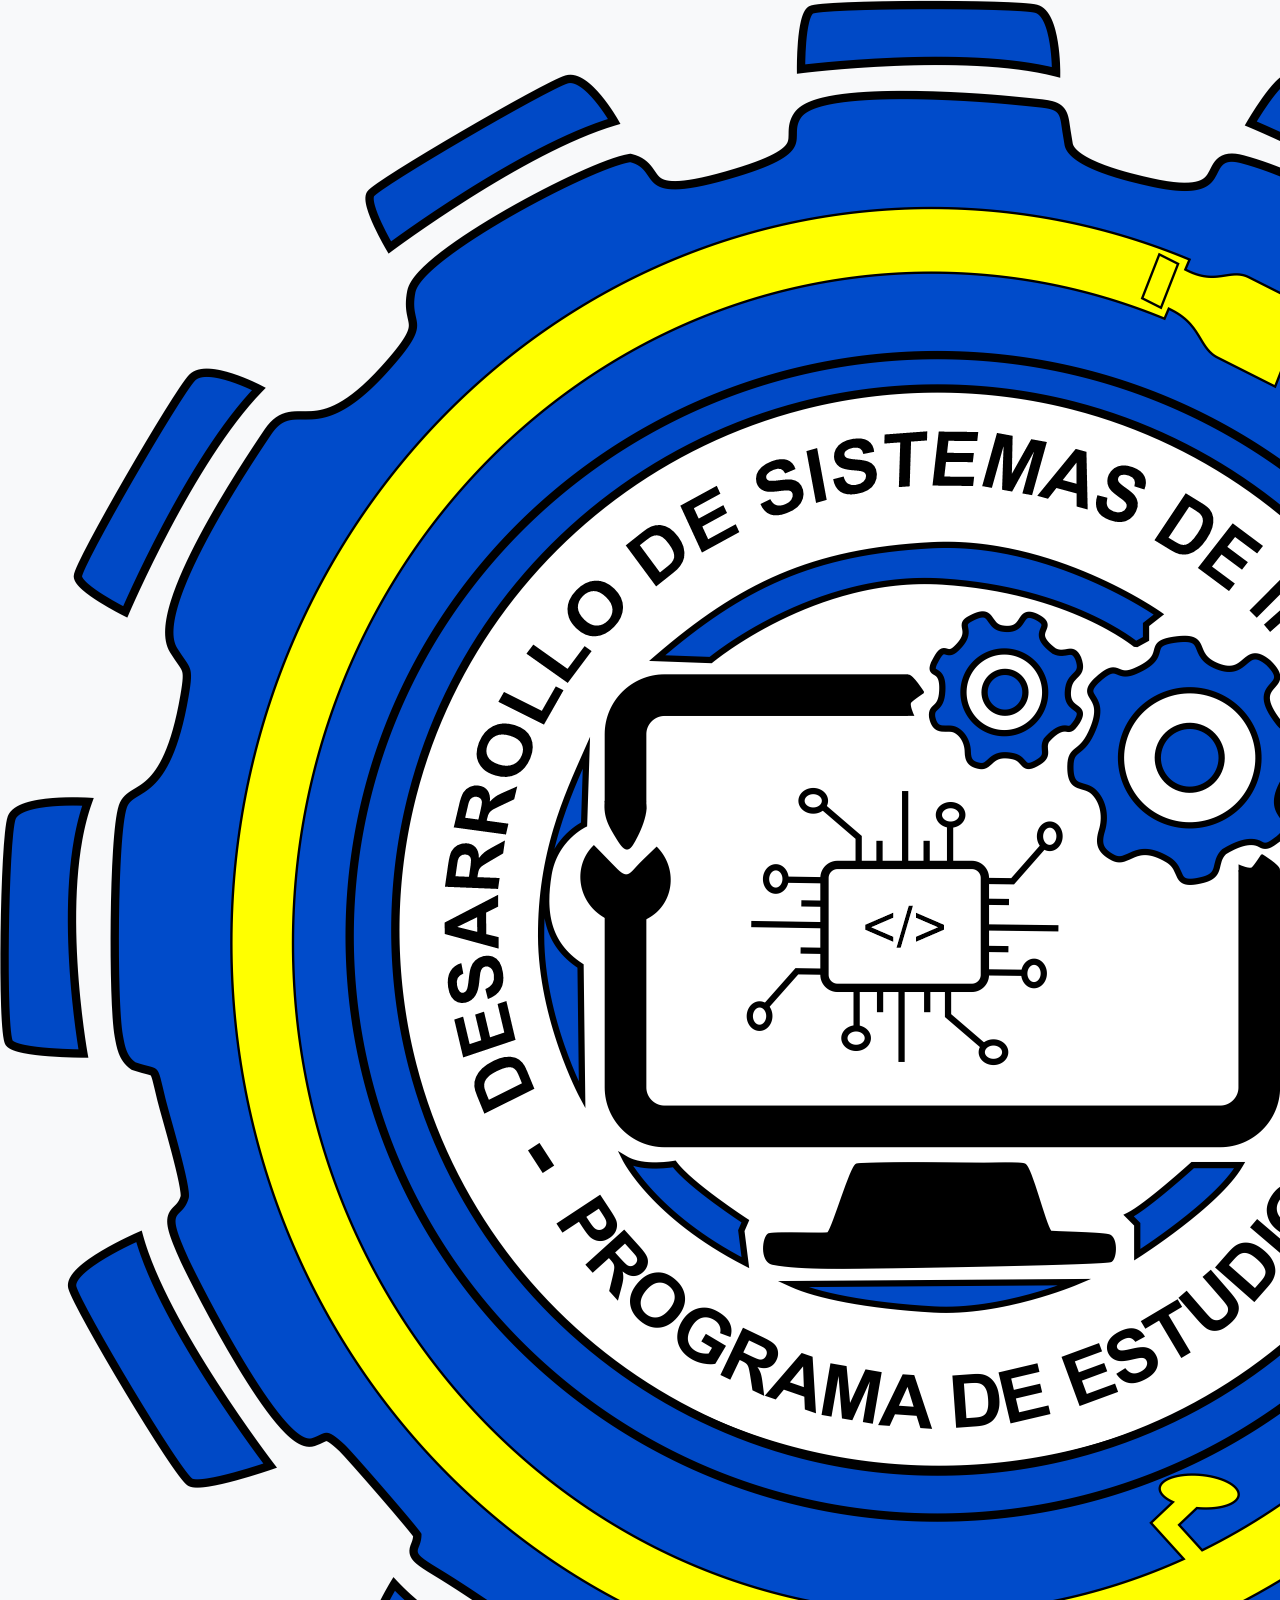
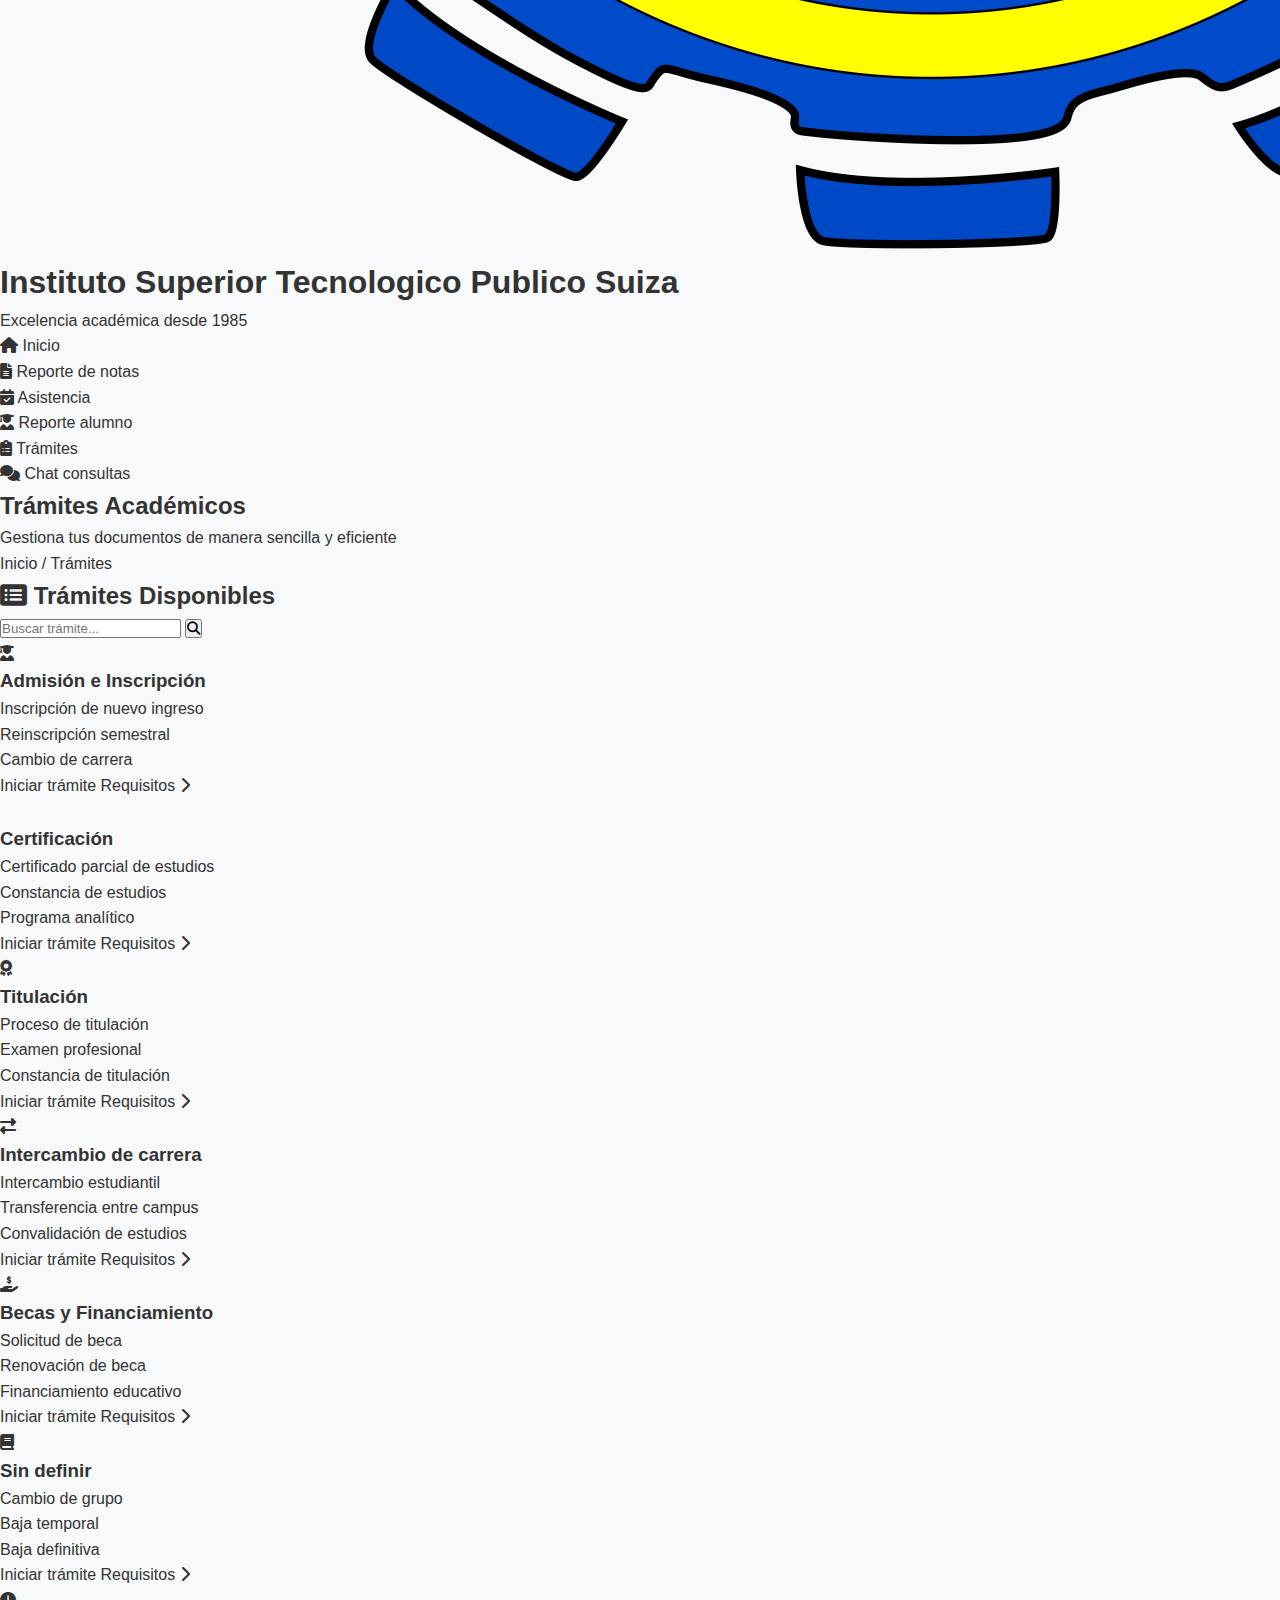
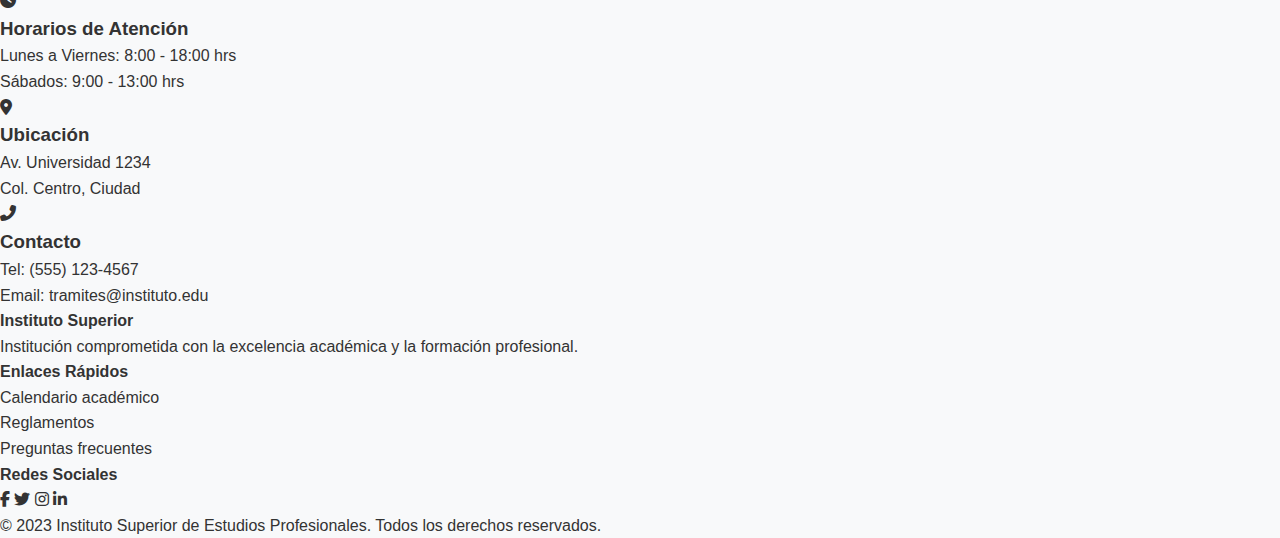
<file: index.html>
<!DOCTYPE html>
<html lang="es">
<head>
    <meta charset="UTF-8">
    <meta name="viewport" content="width=device-width, initial-scale=1.0">
    <title>Trámites Académicos | Instituto Superior</title>
    <link rel="stylesheet" href="https://cdnjs.cloudflare.com/ajax/libs/font-awesome/6.4.0/css/all.min.css">
    <link rel="stylesheet" href="style.css">
</head>
<body>
    <header class="cabecera-principal">
        <div class="contenedor-cabecera">
            <div class="contenedor-logo">
                <img src="./logo-dsi.png" alt="Logo Instituto" class="logo-instituto">
                <div class="info-instituto">
                    <h1>Instituto Superior Tecnologico Publico Suiza</h1>
                    <p>Excelencia académica desde 1985</p>
                </div>
            </div>
            <nav class="navegacion-principal">
                <ul>
                    <li><a href="#"><i class="fas fa-home"></i> Inicio</a></li>
                    <li><a href="#"><i class="fas fa-file-alt"></i> Reporte de notas</a></li>
                    <li><a href="#"><i class="fas fa-calendar-check"></i> Asistencia</a></li>
                    <li><a href="#"><i class="fas fa-user-graduate"></i> Reporte alumno</a></li>
                    <li><a href="#" class="activo"><i class="fas fa-clipboard-list"></i> Trámites</a></li>
                    <li><a href="#"><i class="fas fa-comments"></i> Chat consultas</a></li>
                </ul>
            </nav>
        </div>
    </header>
    <div class="banner-hero">
        <div class="contenido-hero">
            <h2>Trámites Académicos</h2>
            <p>Gestiona tus documentos de manera sencilla y eficiente</p>
        </div>
    </div>

    <main class="contenido-principal">
        <div class="miga-de-pan">
            <a href="#">Inicio</a> / <span>Trámites</span>
        </div>

        <section class="seccion-tramites">
            <div class="encabezado-seccion">
                <h2><i class="fas fa-list-alt"></i> Trámites Disponibles</h2>
                <div class="caja-busqueda">
                    <input type="text" placeholder="Buscar trámite...">
                    <button><i class="fas fa-search"></i></button>
                </div>
            </div>

            <div class="rejilla-tramites">
                <!-- Tarjeta 1 -->
                <article class="tarjeta-tramite">
                    <div class="icono-tarjeta">
                        <i class="fas fa-user-graduate"></i>
                    </div>
                    <h3>Admisión e Inscripción</h3>
                    <ul class="lista-tramite">
                        <li>Inscripción de nuevo ingreso</li>
                        <li>Reinscripción semestral</li>
                        <li>Cambio de carrera</li>
                    </ul>
                    <div class="pie-tarjeta">
                        <a href="./tramite-detalle.html" class="boton boton-principal">Iniciar trámite</a>
                        <a href="#" class="boton-enlace">Requisitos <i class="fas fa-chevron-right"></i></a>
                    </div>
                </article>

                <!-- Tarjeta 2 -->
                <article class="tarjeta-tramite destacado">
                    <div class="icono-tarjeta">
                        <i class="fas fa-file-certificate"></i>
                    </div>
                    <h3>Certificación</h3>
                    <ul class="lista-tramite">
                        <li>Certificado parcial de estudios</li>
                        <li>Constancia de estudios</li>
                        <li>Programa analítico</li>
                    </ul>
                    <div class="pie-tarjeta">
                        <a href="#" class="boton boton-principal">Iniciar trámite</a>
                        <a href="#" class="boton-enlace">Requisitos <i class="fas fa-chevron-right"></i></a>
                    </div>
                </article>

                <!-- Tarjeta 3 -->
                <article class="tarjeta-tramite">
                    <div class="icono-tarjeta">
                        <i class="fas fa-award"></i>
                    </div>
                    <h3>Titulación</h3>
                    <ul class="lista-tramite">
                        <li>Proceso de titulación</li>
                        <li>Examen profesional</li>
                        <li>Constancia de titulación</li>
                    </ul>
                    <div class="pie-tarjeta">
                        <a href="#" class="boton boton-principal">Iniciar trámite</a>
                        <a href="#" class="boton-enlace">Requisitos <i class="fas fa-chevron-right"></i></a>
                    </div>
                </article>

                <!-- Tarjeta 4 -->
                <article class="tarjeta-tramite">
                    <div class="icono-tarjeta">
                        <i class="fas fa-exchange-alt"></i>
                    </div>
                    <h3>Intercambio de carrera</h3>
                    <ul class="lista-tramite">
                        <li>Intercambio estudiantil</li>
                        <li>Transferencia entre campus</li>
                        <li>Convalidación de estudios</li>
                    </ul>
                    <div class="pie-tarjeta">
                        <a href="#" class="boton boton-principal">Iniciar trámite</a>
                        <a href="#" class="boton-enlace">Requisitos <i class="fas fa-chevron-right"></i></a>
                    </div>
                </article>

                <!-- Tarjeta 5 -->
                <article class="tarjeta-tramite">
                    <div class="icono-tarjeta">
                        <i class="fas fa-hand-holding-usd"></i>
                    </div>
                    <h3>Becas y Financiamiento</h3>
                    <ul class="lista-tramite">
                        <li>Solicitud de beca</li>
                        <li>Renovación de beca</li>
                        <li>Financiamiento educativo</li>
                    </ul>
                    <div class="pie-tarjeta">
                        <a href="#" class="boton boton-principal">Iniciar trámite</a>
                        <a href="#" class="boton-enlace">Requisitos <i class="fas fa-chevron-right"></i></a>
                    </div>
                </article>

                <!-- Tarjeta 6 -->
                <article class="tarjeta-tramite">
                    <div class="icono-tarjeta">
                        <i class="fas fa-book"></i>
                    </div>
                    <h3>Sin definir</h3>
                    <ul class="lista-tramite">
                        <li>Cambio de grupo</li>
                        <li>Baja temporal</li>
                        <li>Baja definitiva</li>
                    </ul>
                    <div class="pie-tarjeta">
                        <a href="#" class="boton boton-principal">Iniciar trámite</a>
                        <a href="#" class="boton-enlace">Requisitos <i class="fas fa-chevron-right"></i></a>
                    </div>
                </article>
            </div>
        </section>

        <section class="seccion-informacion">
            <div class="tarjeta-informacion">
                <i class="fas fa-clock"></i>
                <h3>Horarios de Atención</h3>
                <p>Lunes a Viernes: 8:00 - 18:00 hrs<br>
                Sábados: 9:00 - 13:00 hrs</p>
            </div>
            <div class="tarjeta-informacion">
                <i class="fas fa-map-marker-alt"></i>
                <h3>Ubicación</h3>
                <p>Av. Universidad 1234<br>
                Col. Centro, Ciudad</p>
            </div>
            <div class="tarjeta-informacion">
                <i class="fas fa-phone-alt"></i>
                <h3>Contacto</h3>
                <p>Tel: (555) 123-4567<br>
                Email: tramites@instituto.edu</p>
            </div>
        </section>
    </main>

    <footer class="pie-pagina">
        <div class="contenido-pie">
            <div class="seccion-pie">
                <h4>Instituto Superior</h4>
                <p>Institución comprometida con la excelencia académica y la formación profesional.</p>
            </div>
            <div class="seccion-pie">
                <h4>Enlaces Rápidos</h4>
                <ul>
                    <li><a href="#">Calendario académico</a></li>
                    <li><a href="#">Reglamentos</a></li>
                    <li><a href="#">Preguntas frecuentes</a></li>
                </ul>
            </div>
            <div class="seccion-pie">
                <h4>Redes Sociales</h4>
                <div class="iconos-sociales">
                    <a href="#"><i class="fab fa-facebook-f"></i></a>
                    <a href="#"><i class="fab fa-twitter"></i></a>
                    <a href="#"><i class="fab fa-instagram"></i></a>
                    <a href="#"><i class="fab fa-linkedin-in"></i></a>
                </div>
            </div>
        </div>
        <div class="base-pie">
            <p>&copy; 2023 Instituto Superior de Estudios Profesionales. Todos los derechos reservados.</p>
        </div>
    </footer>
</body>
</html>
</file>
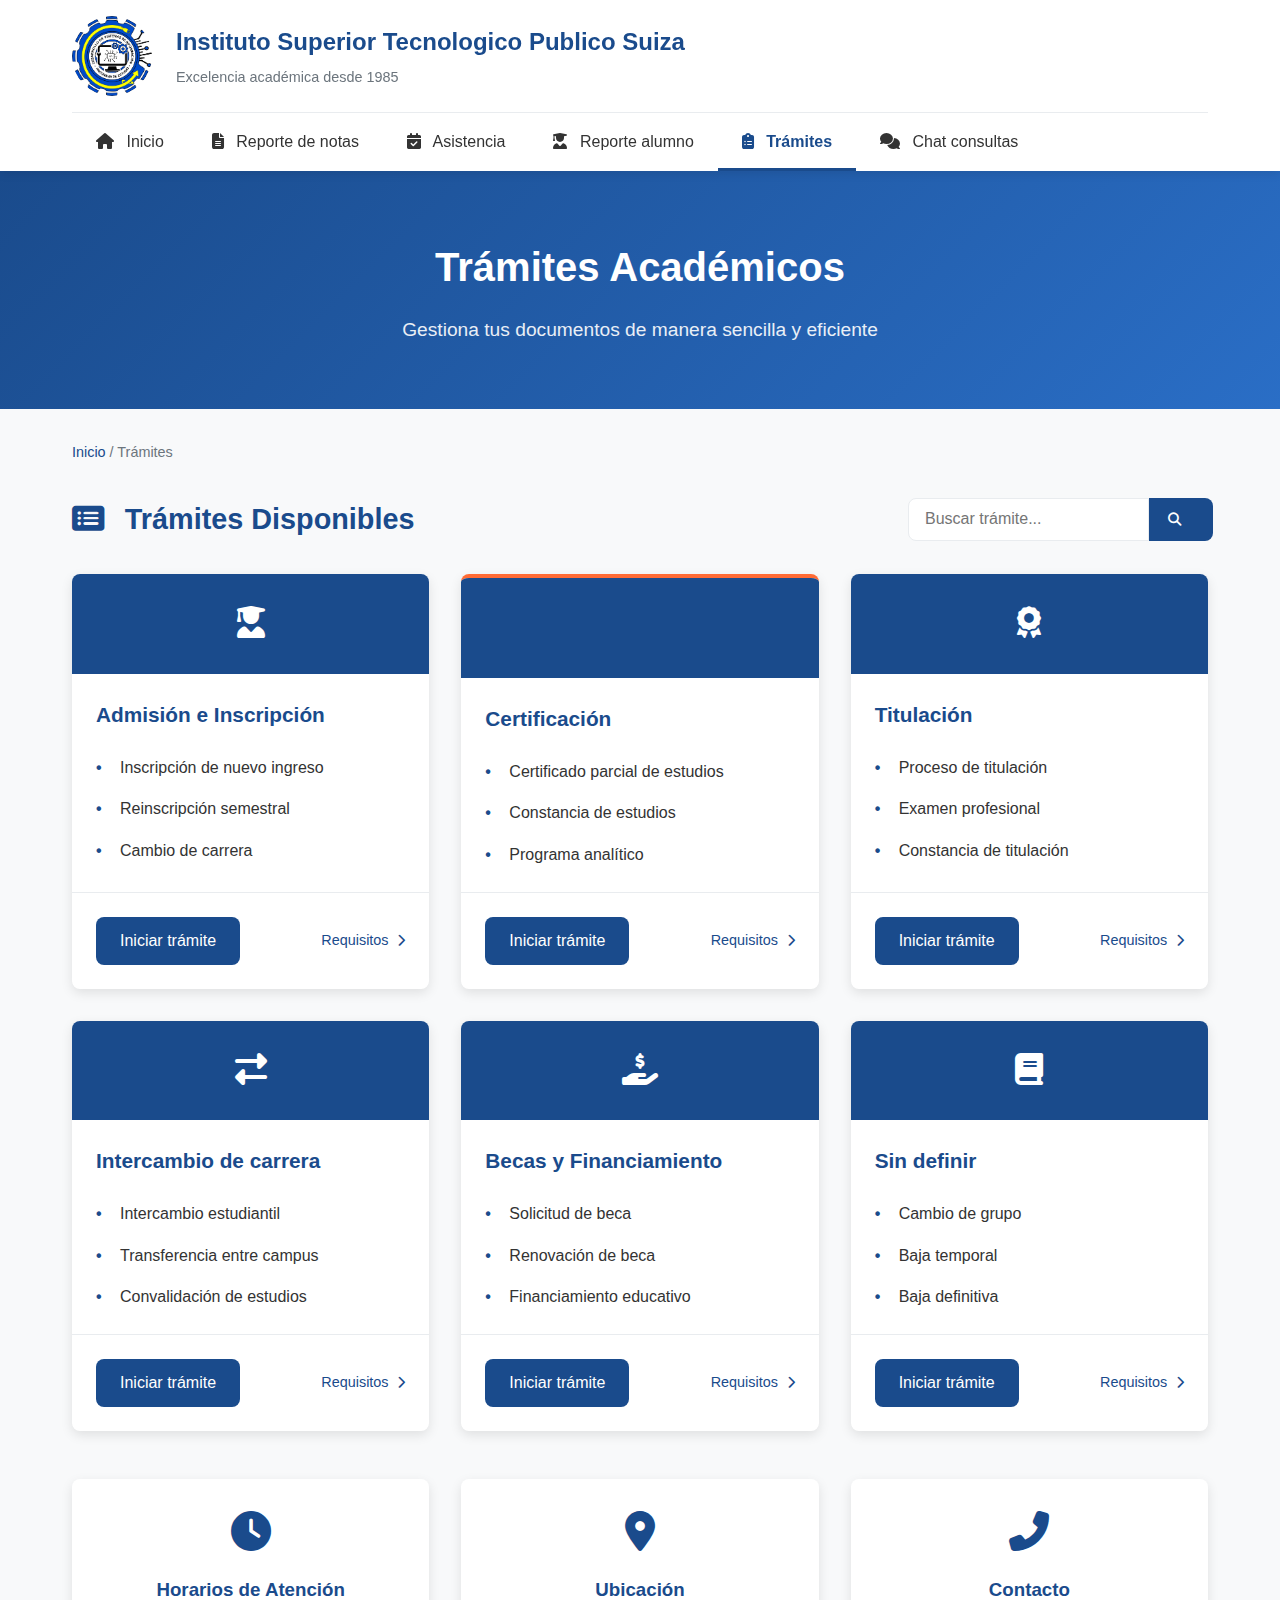
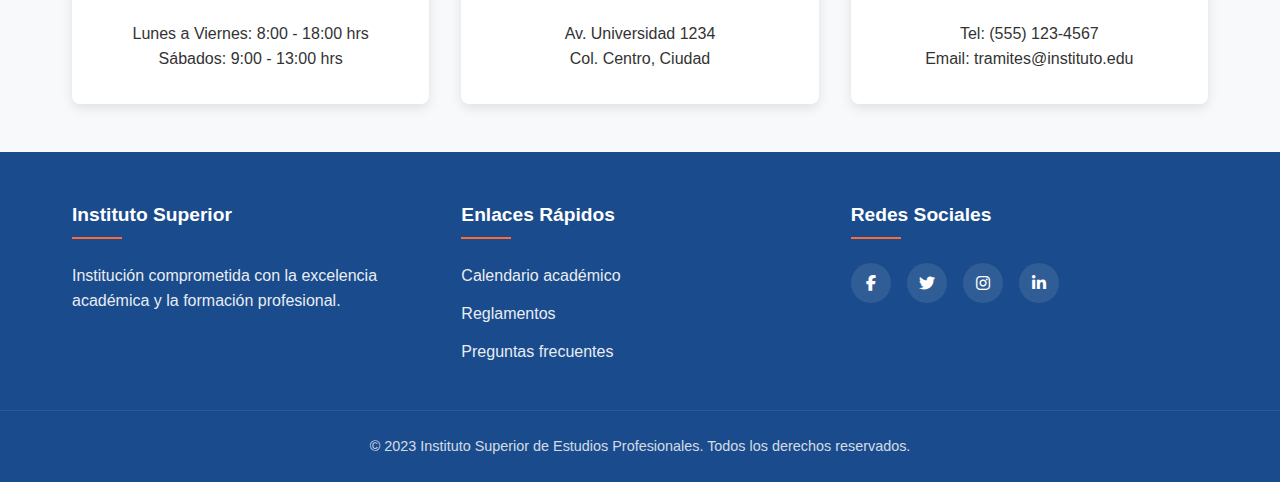
<file: pages/index.html>
<!DOCTYPE html>
<html lang="es">
<head>
    <meta charset="UTF-8">
    <meta name="viewport" content="width=device-width, initial-scale=1.0">
    <title>Trámites Académicos | Instituto Superior</title>
    <link rel="stylesheet" href="https://cdnjs.cloudflare.com/ajax/libs/font-awesome/6.4.0/css/all.min.css">
    <link rel="stylesheet" href="../styles/style.css">
</head>
<body>
    <header class="cabecera-principal">
        <div class="contenedor-cabecera">
            <div class="contenedor-logo">
                <img src="../assets/img/logo-dsi.png" alt="Logo Instituto" class="logo-instituto">
                <div class="info-instituto">
                    <h1>Instituto Superior Tecnologico Publico Suiza</h1>
                    <p>Excelencia académica desde 1985</p>
                </div>
            </div>
            <nav class="navegacion-principal">
                <ul>
                    <li><a href="#"><i class="fas fa-home"></i> Inicio</a></li>
                    <li><a href="#"><i class="fas fa-file-alt"></i> Reporte de notas</a></li>
                    <li><a href="#"><i class="fas fa-calendar-check"></i> Asistencia</a></li>
                    <li><a href="#"><i class="fas fa-user-graduate"></i> Reporte alumno</a></li>
                    <li><a href="#" class="activo"><i class="fas fa-clipboard-list"></i> Trámites</a></li>
                    <li><a href="#"><i class="fas fa-comments"></i> Chat consultas</a></li>
                </ul>
            </nav>
        </div>
    </header>
    <div class="banner-hero">
        <div class="contenido-hero">
            <h2>Trámites Académicos</h2>
            <p>Gestiona tus documentos de manera sencilla y eficiente</p>
        </div>
    </div>

    <main class="contenido-principal">
        <div class="miga-de-pan">
            <a href="#">Inicio</a> / <span>Trámites</span>
        </div>

        <section class="seccion-tramites">
            <div class="encabezado-seccion">
                <h2><i class="fas fa-list-alt"></i> Trámites Disponibles</h2>
                <div class="caja-busqueda">
                    <input type="text" placeholder="Buscar trámite...">
                    <button><i class="fas fa-search"></i></button>
                </div>
            </div>

            <div class="rejilla-tramites">
                <!-- Tarjeta 1 -->
                <article class="tarjeta-tramite">
                    <div class="icono-tarjeta">
                        <i class="fas fa-user-graduate"></i>
                    </div>
                    <h3>Admisión e Inscripción</h3>
                    <ul class="lista-tramite">
                        <li>Inscripción de nuevo ingreso</li>
                        <li>Reinscripción semestral</li>
                        <li>Cambio de carrera</li>
                    </ul>
                    <div class="pie-tarjeta">
                        <a href="./tramite-detalle.html" class="boton boton-principal">Iniciar trámite</a>
                        <a href="#" class="boton-enlace">Requisitos <i class="fas fa-chevron-right"></i></a>
                    </div>
                </article>

                <!-- Tarjeta 2 -->
                <article class="tarjeta-tramite destacado">
                    <div class="icono-tarjeta">
                        <i class="fas fa-file-certificate"></i>
                    </div>
                    <h3>Certificación</h3>
                    <ul class="lista-tramite">
                        <li>Certificado parcial de estudios</li>
                        <li>Constancia de estudios</li>
                        <li>Programa analítico</li>
                    </ul>
                    <div class="pie-tarjeta">
                        <a href="#" class="boton boton-principal">Iniciar trámite</a>
                        <a href="#" class="boton-enlace">Requisitos <i class="fas fa-chevron-right"></i></a>
                    </div>
                </article>

                <!-- Tarjeta 3 -->
                <article class="tarjeta-tramite">
                    <div class="icono-tarjeta">
                        <i class="fas fa-award"></i>
                    </div>
                    <h3>Titulación</h3>
                    <ul class="lista-tramite">
                        <li>Proceso de titulación</li>
                        <li>Examen profesional</li>
                        <li>Constancia de titulación</li>
                    </ul>
                    <div class="pie-tarjeta">
                        <a href="#" class="boton boton-principal">Iniciar trámite</a>
                        <a href="#" class="boton-enlace">Requisitos <i class="fas fa-chevron-right"></i></a>
                    </div>
                </article>

                <!-- Tarjeta 4 -->
                <article class="tarjeta-tramite">
                    <div class="icono-tarjeta">
                        <i class="fas fa-exchange-alt"></i>
                    </div>
                    <h3>Intercambio de carrera</h3>
                    <ul class="lista-tramite">
                        <li>Intercambio estudiantil</li>
                        <li>Transferencia entre campus</li>
                        <li>Convalidación de estudios</li>
                    </ul>
                    <div class="pie-tarjeta">
                        <a href="#" class="boton boton-principal">Iniciar trámite</a>
                        <a href="#" class="boton-enlace">Requisitos <i class="fas fa-chevron-right"></i></a>
                    </div>
                </article>

                <!-- Tarjeta 5 -->
                <article class="tarjeta-tramite">
                    <div class="icono-tarjeta">
                        <i class="fas fa-hand-holding-usd"></i>
                    </div>
                    <h3>Becas y Financiamiento</h3>
                    <ul class="lista-tramite">
                        <li>Solicitud de beca</li>
                        <li>Renovación de beca</li>
                        <li>Financiamiento educativo</li>
                    </ul>
                    <div class="pie-tarjeta">
                        <a href="#" class="boton boton-principal">Iniciar trámite</a>
                        <a href="#" class="boton-enlace">Requisitos <i class="fas fa-chevron-right"></i></a>
                    </div>
                </article>

                <!-- Tarjeta 6 -->
                <article class="tarjeta-tramite">
                    <div class="icono-tarjeta">
                        <i class="fas fa-book"></i>
                    </div>
                    <h3>Sin definir</h3>
                    <ul class="lista-tramite">
                        <li>Cambio de grupo</li>
                        <li>Baja temporal</li>
                        <li>Baja definitiva</li>
                    </ul>
                    <div class="pie-tarjeta">
                        <a href="#" class="boton boton-principal">Iniciar trámite</a>
                        <a href="#" class="boton-enlace">Requisitos <i class="fas fa-chevron-right"></i></a>
                    </div>
                </article>
            </div>
        </section>

        <section class="seccion-informacion">
            <div class="tarjeta-informacion">
                <i class="fas fa-clock"></i>
                <h3>Horarios de Atención</h3>
                <p>Lunes a Viernes: 8:00 - 18:00 hrs<br>
                Sábados: 9:00 - 13:00 hrs</p>
            </div>
            <div class="tarjeta-informacion">
                <i class="fas fa-map-marker-alt"></i>
                <h3>Ubicación</h3>
                <p>Av. Universidad 1234<br>
                Col. Centro, Ciudad</p>
            </div>
            <div class="tarjeta-informacion">
                <i class="fas fa-phone-alt"></i>
                <h3>Contacto</h3>
                <p>Tel: (555) 123-4567<br>
                Email: tramites@instituto.edu</p>
            </div>
        </section>
    </main>

    <footer class="pie-pagina">
        <div class="contenido-pie">
            <div class="seccion-pie">
                <h4>Instituto Superior</h4>
                <p>Institución comprometida con la excelencia académica y la formación profesional.</p>
            </div>
            <div class="seccion-pie">
                <h4>Enlaces Rápidos</h4>
                <ul>
                    <li><a href="#">Calendario académico</a></li>
                    <li><a href="#">Reglamentos</a></li>
                    <li><a href="#">Preguntas frecuentes</a></li>
                </ul>
            </div>
            <div class="seccion-pie">
                <h4>Redes Sociales</h4>
                <div class="iconos-sociales">
                    <a href="#"><i class="fab fa-facebook-f"></i></a>
                    <a href="#"><i class="fab fa-twitter"></i></a>
                    <a href="#"><i class="fab fa-instagram"></i></a>
                    <a href="#"><i class="fab fa-linkedin-in"></i></a>
                </div>
            </div>
        </div>
        <div class="base-pie">
            <p>&copy; 2023 Instituto Superior de Estudios Profesionales. Todos los derechos reservados.</p>
        </div>
    </footer>
</body>
</html>
</file>
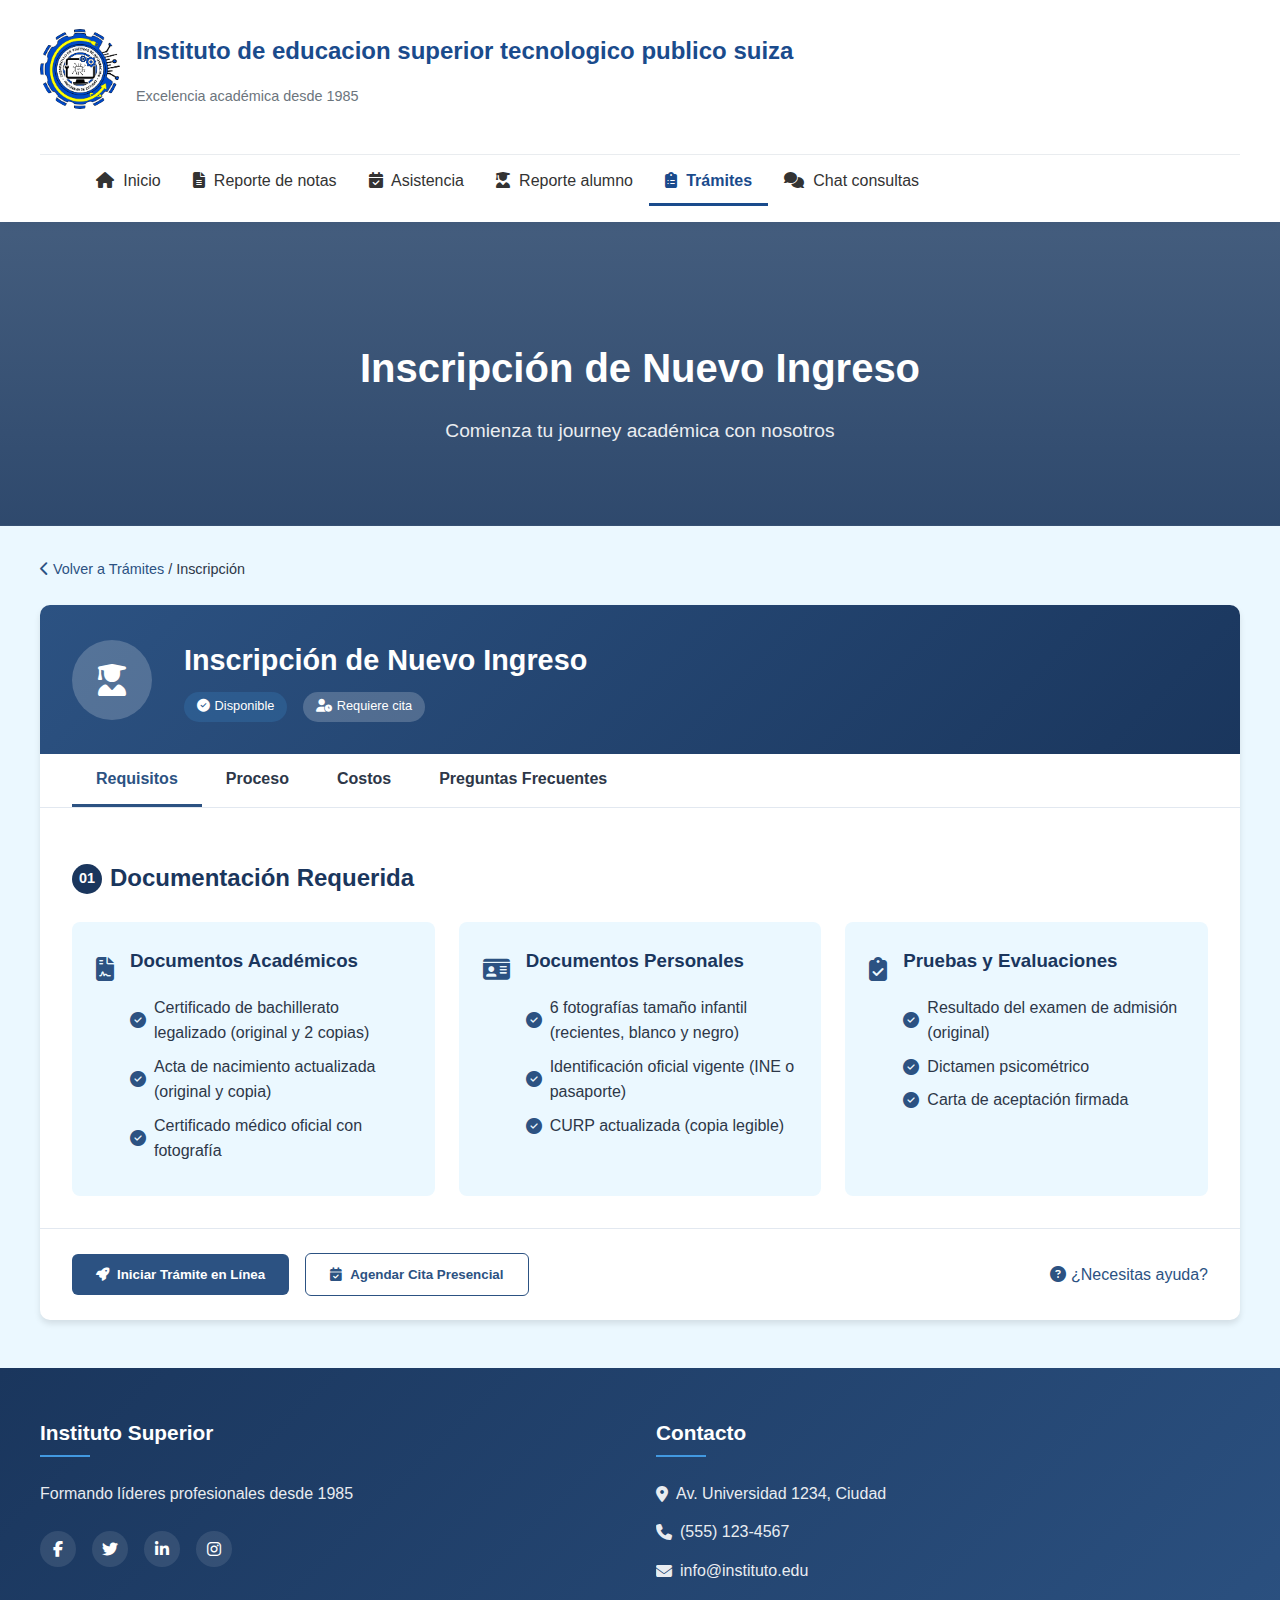
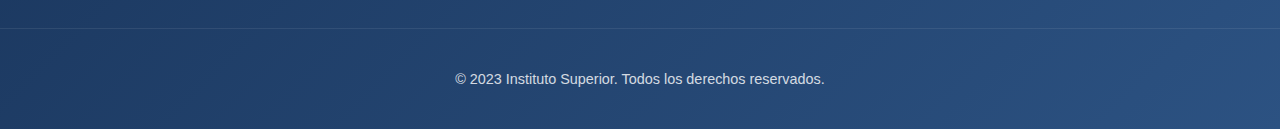
<file: pages/inscripcion.html>
<!DOCTYPE html>
<html lang="es">
<head>
    <meta charset="UTF-8">
    <meta name="viewport" content="width=device-width, initial-scale=1.0">
    <title>Inscripción | Instituto Suiza</title>
    <link rel="stylesheet" href="https://cdnjs.cloudflare.com/ajax/libs/font-awesome/6.4.0/css/all.min.css">
    <link rel="stylesheet" href="../styles/tramite-style.css">
</head>
<body>
    <header class="cabecera-principal">
        <div class="contenedor-cabecera">
            <div class="logo-container">
                <img src="../assets/img/logo-dsi.png" alt="Logo Instituto" class="logo-instituto">
                <div class="instituto-info">
                    <h1>Instituto de educacion superior tecnologico publico suiza</h1>
                    <p class="lema-instituto">Excelencia académica desde 1985</p>
                </div>
            </div>
            <nav class="main-nav">
                <ul>
                    <li><a href="#"><i class="fas fa-home"></i> Inicio</a></li>
                    <li><a href="#"><i class="fas fa-file-alt"></i> Reporte de notas</a></li>
                    <li><a href="#"><i class="fas fa-calendar-check"></i> Asistencia</a></li>
                    <li><a href="#"><i class="fas fa-user-graduate"></i> Reporte alumno</a></li>
                    <li><a href="../index.html" class="activo"><i class="fas fa-clipboard-list"></i> Trámites</a></li>
                    <li><a href="#"><i class="fas fa-comments"></i> Chat consultas</a></li>
                </ul>
            </nav>
        </div>
    </header>
    <div class="hero-elegante">
        <div class="texto-hero">
            <h2>Inscripción de Nuevo Ingreso</h2>
            <p>Comienza tu journey académica con nosotros</p>
        </div>
    </div>

    <main class="contenedor-elegante">
        <div class="ruta-navegacion">
            <a href="../index.html"><i class="fas fa-chevron-left"></i> Volver a Trámites</a>
            <span>/ Inscripción</span>
        </div>

        <div class="tarjeta-tramite-elegante">
            <div class="encabezado-tramite-elegante">
                <div class="icono-circular">
                    <i class="fas fa-user-graduate"></i>
                </div>
                <div class="info-tramite">
                    <h1>Inscripción de Nuevo Ingreso</h1>
                    <div class="etiquetas-estado">
                        <span class="etiqueta disponible"><i class="fas fa-check-circle"></i> Disponible</span>
                        <span class="etiqueta presencial"><i class="fas fa-user-clock"></i> Requiere cita</span>
                    </div>
                </div>
            </div>

            <div class="contenido-tramite-elegante">
                <nav class="menu-pestanas">
                    <button class="pestana-elegante activa" data-pestana="requisitos">Requisitos</button>
                    <button class="pestana-elegante" data-pestana="proceso">Proceso</button>
                    <button class="pestana-elegante" data-pestana="costos">Costos</button>
                    <button class="pestana-elegante" data-pestana="preguntas">Preguntas Frecuentes</button>
                </nav>

                <section id="requisitos" class="seccion-pestana mostrar">
                    <h2><span class="numero-seccion">01</span> Documentación Requerida</h2>
                                        <div class="lista-elegante">
                        <div class="item-elegante">
                            <div class="icono-item">
                                <i class="fas fa-file-contract"></i>
                            </div>
                            <div class="contenido-item">
                                <h3>Documentos Académicos</h3>
                                <ul class="lista-documentos">
                                    <li><i class="fas fa-check-circle"></i> Certificado de bachillerato legalizado (original y 2 copias)</li>
                                    <li><i class="fas fa-check-circle"></i> Acta de nacimiento actualizada (original y copia)</li>
                                    <li><i class="fas fa-check-circle"></i> Certificado médico oficial con fotografía</li>
                                </ul>
                            </div>
                        </div>

                        <div class="item-elegante">
                            <div class="icono-item">
                                <i class="fas fa-id-card"></i>
                            </div>
                            <div class="contenido-item">
                                <h3>Documentos Personales</h3>
                                <ul class="lista-documentos">
                                    <li><i class="fas fa-check-circle"></i> 6 fotografías tamaño infantil (recientes, blanco y negro)</li>
                                    <li><i class="fas fa-check-circle"></i> Identificación oficial vigente (INE o pasaporte)</li>
                                    <li><i class="fas fa-check-circle"></i> CURP actualizada (copia legible)</li>
                                </ul>
                            </div>
                        </div>

                        <div class="item-elegante">
                            <div class="icono-item">
                                <i class="fas fa-clipboard-check"></i>
                            </div>
                            <div class="contenido-item">
                                <h3>Pruebas y Evaluaciones</h3>
                                <ul class="lista-documentos">
                                    <li><i class="fas fa-check-circle"></i> Resultado del examen de admisión (original)</li>
                                    <li><i class="fas fa-check-circle"></i> Dictamen psicométrico</li>
                                    <li><i class="fas fa-check-circle"></i> Carta de aceptación firmada</li>
                                </ul>
                            </div>
                        </div>
                    </div>

                    <!-- contenido existente omitido por brevedad -->
                </section>

                <section id="proceso" class="seccion-pestana">
                    <h2><span class="numero-seccion">02</span> Proceso de Inscripción</h2>
                    <ol class="lista-pasos">
                        <li>Llena el formulario de inscripción en línea.</li>
                        <li>Adjunta la documentación requerida.</li>
                        <li>Espera la validación por parte del departamento académico.</li>
                        <li>Recibe tu carta de aceptación por correo.</li>
                        <li>Agenda tu cita presencial o continúa el proceso en línea.</li>
                    </ol>
                </section>

                <section id="costos" class="seccion-pestana">
                    <h2><span class="numero-seccion">03</span> Costos y Pagos</h2>
                    <ul class="lista-costos">
                        <li>Matrícula: S/. 150.00</li>
                        <li>Derecho de Inscripción: S/. 80.00</li>
                        <li>Seguro estudiantil: S/. 20.00</li>
                        <li><strong>Total: S/. 250.00</strong></li>
                    </ul>
                    <p>Los pagos se realizan en caja del instituto o vía transferencia bancaria.</p>
                </section>

                <section id="preguntas" class="seccion-pestana">
                    <h2><span class="numero-seccion">04</span> Preguntas Frecuentes</h2>
                    <div class="faq">
                        <p><strong>¿Puedo inscribirme sin el examen de admisión?</strong><br>No, el examen es obligatorio para todos los aspirantes.</p>
                        <p><strong>¿Puedo pagar en cuotas?</strong><br>Actualmente no ofrecemos pagos fraccionados para inscripción.</p>
                        <p><strong>¿Qué pasa si no tengo mi acta de nacimiento actualizada?</strong><br>Debes tramitarla antes de continuar con tu proceso.</p>
                    </div>
                </section>
            </div>

            <div class="acciones-elegantes">
                <button class="boton-elegante primario">
                    <i class="fas fa-rocket"></i> Iniciar Trámite en Línea
                </button>
                <button class="boton-elegante secundario">
                    <i class="fas fa-calendar-check"></i> Agendar Cita Presencial
                </button>
                <a href="#" class="enlace-elegante">
                    <i class="fas fa-question-circle"></i> ¿Necesitas ayuda?
                </a>
            </div>
        </div>
    </main>

    <footer class="pie-elegante">
        <div class="contenedor-pie">
            <div class="seccion-pie">
                <h3>Instituto Superior</h3>
                <p>Formando líderes profesionales desde 1985</p>
                <div class="redes-sociales">
                    <a href="#"><i class="fab fa-facebook-f"></i></a>
                    <a href="#"><i class="fab fa-twitter"></i></a>
                    <a href="#"><i class="fab fa-linkedin-in"></i></a>
                    <a href="#"><i class="fab fa-instagram"></i></a>
                </div>
            </div>
            <div class="seccion-pie">
                <h3>Contacto</h3>
                <p><i class="fas fa-map-marker-alt"></i> Av. Universidad 1234, Ciudad</p>
                <p><i class="fas fa-phone"></i> (555) 123-4567</p>
                <p><i class="fas fa-envelope"></i> info@instituto.edu</p>
            </div>
        </div>
        <div class="derechos">
            <p>&copy; 2023 Instituto Superior. Todos los derechos reservados.</p>
        </div>
    </footer>

    <script>
    document.querySelectorAll('.pestana-elegante').forEach(boton => {
        boton.addEventListener('click', () => {
            const pestana = boton.getAttribute('data-pestana');

            document.querySelectorAll('.pestana-elegante').forEach(b => b.classList.remove('activa'));
            boton.classList.add('activa');

            document.querySelectorAll('.seccion-pestana').forEach(seccion => {
                seccion.classList.remove('mostrar');
            });
            document.getElementById(pestana).classList.add('mostrar');
        });
    });
    </script>
</body>
</html>
</file>
<file: style.css>
/* Estilos base */
:root {
    --primary-color: #1a4b8c;
    --primary-dark: #0d3a6e;
    --primary-light: #2a6ec6;
    --secondary-color: #f8f9fa;
    --accent-color: #ff6b35;
    --text-color: #333;
    --text-light: #6c757d;
    --white: #ffffff;
    --gray-light: #e9ecef;
    --border-radius: 8px;
    --box-shadow: 0 4px 12px rgba(0, 0, 0, 0.1);
    --transition: all 0.3s ease;
}

* {
    margin: 0;
    padding: 0;
    box-sizing: border-box;
}

body {
    font-family: 'Segoe UI', 'Roboto', sans-serif;
    color: var(--text-color);
    line-height: 1.6;
    background-color: var(--secondary-color);
}

a {
    text-decoration: none;
    color: inherit;
}

ul {
    list-style: none;
}

/* Estructura principal */
.main-header {
    background-color: var(--white);
    box-shadow: 0 2px 10px rgba(0, 0, 0, 0.1);
    
    z-index: 1000;
}

.header-container {
    max-width: 1200px;
    margin: 0 auto;
    padding: 0 2rem;
}

.logo-container {
    display: flex;
    align-items: center;
    padding: 1rem 0;
}

.instituto-logo {
    width: 80px;
    height: 80px;
    margin-right: 1.5rem;
    border-radius: 50%;
    object-fit: cover;
}

.instituto-info h1 {
    font-size: 1.5rem;
    color: var(--primary-color);
    margin-bottom: 0.3rem;
}

.instituto-info p {
    font-size: 0.9rem;
    color: var(--text-light);
}

.main-nav ul {
    display: flex;
    border-top: 1px solid var(--gray-light);
}

.main-nav li {
    position: relative;
}

.main-nav a {
    display: block;
    padding: 1rem 1.5rem;
    font-weight: 500;
    transition: var(--transition);
}

.main-nav a:hover {
    color: var(--primary-color);
}

.main-nav a.active {
    color: var(--primary-color);
    font-weight: 600;
}

.main-nav a.active::after {
    content: '';
    position: absolute;
    bottom: 0;
    left: 0;
    width: 100%;
    height: 3px;
    background-color: var(--primary-color);
}

.main-nav i {
    margin-right: 0.5rem;
}

/* Hero Banner */
.hero-banner {
    background: linear-gradient(135deg, var(--primary-color) 0%, var(--primary-light) 100%);
    color: var(--white);
    padding: 4rem 0;
    text-align: center;
}

.hero-content {
    max-width: 1200px;
    margin: 0 auto;
    padding: 0 2rem;
}

.hero-content h2 {
    font-size: 2.5rem;
    margin-bottom: 1rem;
}

.hero-content p {
    font-size: 1.2rem;
    opacity: 0.9;
}

/* Contenido principal */
.main-content {
    max-width: 1200px;
    margin: 2rem auto;
    padding: 0 2rem;
}

.breadcrumb {
    margin-bottom: 2rem;
    font-size: 0.9rem;
    color: var(--text-light);
}

.breadcrumb a {
    color: var(--primary-color);
}

.breadcrumb span {
    color: var(--text-light);
}

/* Sección de trámites */
.section-header {
    display: flex;
    justify-content: space-between;
    align-items: center;
    margin-bottom: 2rem;
}

.section-header h2 {
    font-size: 1.8rem;
    color: var(--primary-color);
}

.section-header i {
    margin-right: 0.8rem;
}

.search-box {
    display: flex;
    width: 300px;
}

.search-box input {
    flex: 1;
    padding: 0.7rem 1rem;
    border: 1px solid var(--gray-light);
    border-radius: var(--border-radius) 0 0 var(--border-radius);
    font-size: 1rem;
    outline: none;
    transition: var(--transition);
}

.search-box input:focus {
    border-color: var(--primary-color);
}

.search-box button {
    padding: 0 1.2rem;
    background-color: var(--primary-color);
    color: var(--white);
    border: none;
    border-radius: 0 var(--border-radius) var(--border-radius) 0;
    cursor: pointer;
    transition: var(--transition);
}

.search-box button:hover {
    background-color: var(--primary-dark);
}

.tramites-grid {
    display: grid;
    grid-template-columns: repeat(auto-fill, minmax(300px, 1fr));
    gap: 2rem;
    margin-bottom: 3rem;
}

/* Tarjetas de trámites */
.tramite-card {
    background-color: var(--white);
    border-radius: var(--border-radius);
    box-shadow: var(--box-shadow);
    overflow: hidden;
    transition: var(--transition);
    display: flex;
    flex-direction: column;
    height: 100%;
}

.tramite-card:hover {
    transform: translateY(-5px);
    box-shadow: 0 10px 20px rgba(0, 0, 0, 0.1);
}

.tramite-card.highlight {
    border-top: 4px solid var(--accent-color);
}

.card-icon {
    background-color: var(--primary-color);
    color: var(--white);
    font-size: 2rem;
    padding: 1.5rem;
    text-align: center;
}

.tramite-card h3 {
    padding: 1.5rem 1.5rem 0;
    font-size: 1.3rem;
    color: var(--primary-color);
}

.tramite-list {
    padding: 1rem 1.5rem;
    flex-grow: 1;
}

.tramite-list li {
    padding: 0.5rem 0;
    position: relative;
    padding-left: 1.5rem;
}

.tramite-list li::before {
    content: '•';
    position: absolute;
    left: 0;
    color: var(--primary-color);
    font-weight: bold;
}

.card-footer {
    padding: 1.5rem;
    display: flex;
    justify-content: space-between;
    align-items: center;
    border-top: 1px solid var(--gray-light);
}

/* Botones */
.btn {
    display: inline-block;
    padding: 0.7rem 1.5rem;
    border-radius: var(--border-radius);
    font-weight: 500;
    transition: var(--transition);
    cursor: pointer;
}

.btn-primary {
    background-color: var(--primary-color);
    color: var(--white);
    border: none;
}

.btn-primary:hover {
    background-color: var(--primary-dark);
}

.btn-link {
    color: var(--primary-color);
    font-size: 0.9rem;
    transition: var(--transition);
}

.btn-link:hover {
    color: var(--primary-dark);
}

.btn-link i {
    margin-left: 0.3rem;
    font-size: 0.8rem;
}

/* Sección de información */
.info-section {
    display: grid;
    grid-template-columns: repeat(auto-fit, minmax(300px, 1fr));
    gap: 2rem;
    margin: 3rem 0;
}

.info-card {
    background-color: var(--white);
    padding: 2rem;
    border-radius: var(--border-radius);
    box-shadow: var(--box-shadow);
    text-align: center;
    transition: var(--transition);
}

.info-card:hover {
    transform: translateY(-5px);
}

.info-card i {
    font-size: 2.5rem;
    color: var(--primary-color);
    margin-bottom: 1.5rem;
}

.info-card h3 {
    margin-bottom: 1rem;
    color: var(--primary-color);
}

/* Footer */
.main-footer {
    background-color: var(--primary-color);
    color: var(--white);
    padding: 3rem 0 0;
}

.footer-content {
    max-width: 1200px;
    margin: 0 auto;
    padding: 0 2rem;
    display: grid;
    grid-template-columns: repeat(auto-fit, minmax(250px, 1fr));
    gap: 2rem;
}

.footer-section h4 {
    font-size: 1.2rem;
    margin-bottom: 1.5rem;
    position: relative;
    padding-bottom: 0.5rem;
}

.footer-section h4::after {
    content: '';
    position: absolute;
    bottom: 0;
    left: 0;
    width: 50px;
    height: 2px;
    background-color: var(--accent-color);
}

.footer-section p {
    margin-bottom: 1rem;
    opacity: 0.9;
}

.footer-section ul li {
    margin-bottom: 0.8rem;
}

.footer-section ul a {
    opacity: 0.9;
    transition: var(--transition);
}

.footer-section ul a:hover {
    opacity: 1;
    padding-left: 5px;
}

.social-icons {
    display: flex;
    gap: 1rem;
}

.social-icons a {
    display: flex;
    align-items: center;
    justify-content: center;
    width: 40px;
    height: 40px;
    background-color: rgba(255, 255, 255, 0.1);
    border-radius: 50%;
    transition: var(--transition);
}

.social-icons a:hover {
    background-color: var(--accent-color);
    transform: translateY(-3px);
}

.footer-bottom {
    text-align: center;
    padding: 1.5rem;
    margin-top: 2rem;
    border-top: 1px solid rgba(255, 255, 255, 0.1);
    font-size: 0.9rem;
    opacity: 0.8;
}

/* Responsive */
@media (max-width: 768px) {
    .header-container {
        padding: 0 1rem;
    }

    .main-nav ul {
        overflow-x: auto;
        white-space: nowrap;
    }

    .section-header {
        flex-direction: column;
        align-items: flex-start;
    }

    .search-box {
        width: 100%;
        margin-top: 1rem;
    }

    .hero-content h2 {
        font-size: 2rem;
    }

    .hero-content p {
        font-size: 1rem;
    }
}

@media (max-width: 480px) {
    .logo-container {
        flex-direction: column;
        text-align: center;
    }

    .instituto-logo {
        margin-right: 0;
        margin-bottom: 1rem;
    }

    .tramites-grid {
        grid-template-columns: 1fr;
    }
}
</file>
<file: styles/style.css>
/* Variables de diseño */
:root {
    --color-primario: #1a4b8c;
    --color-primario-oscuro: #0d3a6e;
    --color-primario-claro: #2a6ec6;
    --color-secundario: #f8f9fa;
    --color-accento: #ff6b35;
    --color-texto: #333;
    --color-texto-claro: #6c757d;
    --color-blanco: #ffffff;
    --color-gris-claro: #e9ecef;
    --radio-borde: 8px;
    --sombra-caja: 0 4px 12px rgba(0, 0, 0, 0.1);
    --transicion: all 0.3s ease;
}

/* Estilos base */
* {
    margin: 0;
    padding: 0;
    box-sizing: border-box;
}

body {
    font-family: 'Segoe UI', 'Roboto', sans-serif;
    color: var(--color-texto);
    line-height: 1.6;
    background-color: var(--color-secundario);
}

a {
    text-decoration: none;
    color: inherit;
}

ul {
    list-style: none;
}

/* Cabecera */
.cabecera-principal {
    background-color: var(--color-blanco);
    box-shadow: 0 2px 10px rgba(0, 0, 0, 0.1);
    position: sticky;
    top: 0;
    z-index: 1000;
}

.contenedor-cabecera {
    max-width: 1200px;
    margin: 0 auto;
    padding: 0 2rem;
}

.contenedor-logo {
    display: flex;
    align-items: center;
    padding: 1rem 0;
}

.logo-instituto {
    width: 80px;
    height: 80px;
    margin-right: 1.5rem;
    border-radius: 50%;
    object-fit: cover;
}

.info-instituto h1 {
    font-size: 1.5rem;
    color: var(--color-primario);
    margin-bottom: 0.3rem;
}

.info-instituto p {
    font-size: 0.9rem;
    color: var(--color-texto-claro);
}

.navegacion-principal ul {
    display: flex;
    border-top: 1px solid var(--color-gris-claro);
}

.navegacion-principal li {
    position: relative;
}

.navegacion-principal a {
    display: block;
    padding: 1rem 1.5rem;
    font-weight: 500;
    transition: var(--transicion);
}

.navegacion-principal a:hover {
    color: var(--color-primario);
}

.navegacion-principal .activo {
    color: var(--color-primario);
    font-weight: 600;
}

.navegacion-principal .activo::after {
    content: '';
    position: absolute;
    bottom: 0;
    left: 0;
    width: 100%;
    height: 3px;
    background-color: var(--color-primario);
}

.navegacion-principal i {
    margin-right: 0.5rem;
}

/* Banner Hero */
.banner-hero {
    background: linear-gradient(135deg, var(--color-primario) 0%, var(--color-primario-claro) 100%);
    color: var(--color-blanco);
    padding: 4rem 0;
    text-align: center;
}

.contenido-hero {
    max-width: 1200px;
    margin: 0 auto;
    padding: 0 2rem;
}

.contenido-hero h2 {
    font-size: 2.5rem;
    margin-bottom: 1rem;
}

.contenido-hero p {
    font-size: 1.2rem;
    opacity: 0.9;
}

/* Contenido principal */
.contenido-principal {
    max-width: 1200px;
    margin: 2rem auto;
    padding: 0 2rem;
}

.miga-de-pan {
    margin-bottom: 2rem;
    font-size: 0.9rem;
    color: var(--color-texto-claro);
}

.miga-de-pan a {
    color: var(--color-primario);
}

.miga-de-pan span {
    color: var(--color-texto-claro);
}

/* Sección de trámites */
.encabezado-seccion {
    display: flex;
    justify-content: space-between;
    align-items: center;
    margin-bottom: 2rem;
}

.encabezado-seccion h2 {
    font-size: 1.8rem;
    color: var(--color-primario);
}

.encabezado-seccion i {
    margin-right: 0.8rem;
}

.caja-busqueda {
    display: flex;
    width: 300px;
}

.caja-busqueda input {
    flex: 1;
    padding: 0.7rem 1rem;
    border: 1px solid var(--color-gris-claro);
    border-radius: var(--radio-borde) 0 0 var(--radio-borde);
    font-size: 1rem;
    outline: none;
    transition: var(--transicion);
}

.caja-busqueda input:focus {
    border-color: var(--color-primario);
}

.caja-busqueda button {
    padding: 0 1.2rem;
    background-color: var(--color-primario);
    color: var(--color-blanco);
    border: none;
    border-radius: 0 var(--radio-borde) var(--radio-borde) 0;
    cursor: pointer;
    transition: var(--transicion);
}

.caja-busqueda button:hover {
    background-color: var(--color-primario-oscuro);
}

.rejilla-tramites {
    display: grid;
    grid-template-columns: repeat(auto-fill, minmax(300px, 1fr));
    gap: 2rem;
    margin-bottom: 3rem;
}

/* Tarjetas de trámites */
.tarjeta-tramite {
    background-color: var(--color-blanco);
    border-radius: var(--radio-borde);
    box-shadow: var(--sombra-caja);
    overflow: hidden;
    transition: var(--transicion);
    display: flex;
    flex-direction: column;
    height: 100%;
}

.tarjeta-tramite:hover {
    transform: translateY(-5px);
    box-shadow: 0 10px 20px rgba(0, 0, 0, 0.1);
}

.tarjeta-tramite.destacado {
    border-top: 4px solid var(--color-accento);
}

.icono-tarjeta {
    background-color: var(--color-primario);
    color: var(--color-blanco);
    font-size: 2rem;
    padding: 1.5rem;
    text-align: center;
}

.tarjeta-tramite h3 {
    padding: 1.5rem 1.5rem 0;
    font-size: 1.3rem;
    color: var(--color-primario);
}

.lista-tramite {
    padding: 1rem 1.5rem;
    flex-grow: 1;
}

.lista-tramite li {
    padding: 0.5rem 0;
    position: relative;
    padding-left: 1.5rem;
}

.lista-tramite li::before {
    content: '•';
    position: absolute;
    left: 0;
    color: var(--color-primario);
    font-weight: bold;
}

.pie-tarjeta {
    padding: 1.5rem;
    display: flex;
    justify-content: space-between;
    align-items: center;
    border-top: 1px solid var(--color-gris-claro);
}

/* Botones */
.boton {
    display: inline-block;
    padding: 0.7rem 1.5rem;
    border-radius: var(--radio-borde);
    font-weight: 500;
    transition: var(--transicion);
    cursor: pointer;
}

.boton-principal {
    background-color: var(--color-primario);
    color: var(--color-blanco);
    border: none;
}

.boton-principal:hover {
    background-color: var(--color-primario-oscuro);
}

.boton-enlace {
    color: var(--color-primario);
    font-size: 0.9rem;
    transition: var(--transicion);
}

.boton-enlace:hover {
    color: var(--color-primario-oscuro);
}

.boton-enlace i {
    margin-left: 0.3rem;
    font-size: 0.8rem;
}

/* Sección de información */
.seccion-informacion {
    display: grid;
    grid-template-columns: repeat(auto-fit, minmax(300px, 1fr));
    gap: 2rem;
    margin: 3rem 0;
}

.tarjeta-informacion {
    background-color: var(--color-blanco);
    padding: 2rem;
    border-radius: var(--radio-borde);
    box-shadow: var(--sombra-caja);
    text-align: center;
    transition: var(--transicion);
}

.tarjeta-informacion:hover {
    transform: translateY(-5px);
}

.tarjeta-informacion i {
    font-size: 2.5rem;
    color: var(--color-primario);
    margin-bottom: 1.5rem;
}

.tarjeta-informacion h3 {
    margin-bottom: 1rem;
    color: var(--color-primario);
}

/* Pie de página */
.pie-pagina {
    background-color: var(--color-primario);
    color: var(--color-blanco);
    padding: 3rem 0 0;
}

.contenido-pie {
    max-width: 1200px;
    margin: 0 auto;
    padding: 0 2rem;
    display: grid;
    grid-template-columns: repeat(auto-fit, minmax(250px, 1fr));
    gap: 2rem;
}

.seccion-pie h4 {
    font-size: 1.2rem;
    margin-bottom: 1.5rem;
    position: relative;
    padding-bottom: 0.5rem;
}

.seccion-pie h4::after {
    content: '';
    position: absolute;
    bottom: 0;
    left: 0;
    width: 50px;
    height: 2px;
    background-color: var(--color-accento);
}

.seccion-pie p {
    margin-bottom: 1rem;
    opacity: 0.9;
}

.seccion-pie ul li {
    margin-bottom: 0.8rem;
}

.seccion-pie ul a {
    opacity: 0.9;
    transition: var(--transicion);
}

.seccion-pie ul a:hover {
    opacity: 1;
    padding-left: 5px;
}

.iconos-sociales {
    display: flex;
    gap: 1rem;
}

.iconos-sociales a {
    display: flex;
    align-items: center;
    justify-content: center;
    width: 40px;
    height: 40px;
    background-color: rgba(255, 255, 255, 0.1);
    border-radius: 50%;
    transition: var(--transicion);
}

.iconos-sociales a:hover {
    background-color: var(--color-accento);
    transform: translateY(-3px);
}

.base-pie {
    text-align: center;
    padding: 1.5rem;
    margin-top: 2rem;
    border-top: 1px solid rgba(255, 255, 255, 0.1);
    font-size: 0.9rem;
    opacity: 0.8;
}

/* Responsive */
@media (max-width: 768px) {
    .contenedor-cabecera {
        padding: 0 1rem;
    }

    .navegacion-principal ul {
        overflow-x: auto;
        white-space: nowrap;
    }

    .encabezado-seccion {
        flex-direction: column;
        align-items: flex-start;
    }

    .caja-busqueda {
        width: 100%;
        margin-top: 1rem;
    }

    .contenido-hero h2 {
        font-size: 2rem;
    }

    .contenido-hero p {
        font-size: 1rem;
    }
}

@media (max-width: 480px) {
    .contenedor-logo {
        flex-direction: column;
        text-align: center;
    }

    .logo-instituto {
        margin-right: 0;
        margin-bottom: 1rem;
    }

    .rejilla-tramites {
        grid-template-columns: 1fr;
    }
}
</file>
<file: styles/tramite-style.css>
/* Estilos generales */
:root {
  --azul-oscuro: #1a365d;
  --azul-medio: #2c5282;
  --azul-claro: #4299e1;
  --azul-suave: #ebf8ff;
  --gris-oscuro: #2d3748;
  --gris-claro: #e2e8f0;
  --blanco: #ffffff;
  --sombra: 0 4px 6px rgba(0, 0, 0, 0.1);
  --transicion: all 0.3s ease;
  --color-blanco: #ffffff;
}
:root {
    --color-primario: #1a4b8c;
    --color-primario-oscuro: #0d3a6e;
    --color-primario-claro: #2a6ec6;
    --color-secundario: #f8f9fa;
    --color-accento: #ff6b35;
    --color-texto: #333;
    --color-texto-claro: #6c757d;
    --color-blanco: #ffffff;
    --color-gris-claro: #e9ecef;
    --radio-borde: 8px;
    --sombra-caja: 0 4px 12px rgba(0, 0, 0, 0.1);
    --transicion: all 0.3s ease;
}

body {
  font-family: 'Segoe UI', Tahoma, Geneva, Verdana, sans-serif;
  line-height: 1.6;
  color: var(--gris-oscuro);
  background-color: var(--azul-suave);
  margin: 0;
  padding: 0;
}
a {
    text-decoration: none;
    color: inherit;
}

ul {
    list-style: none;
}
/* Cabecera */
.cabecera-principal {
    background-color: var(--color-blanco);
    box-shadow: 0 2px 10px rgba(0, 0, 0, 0.1);
    /*position: sticky;
    top: 0;*/
    z-index: 80;
    
}

.contenedor-cabecera {
    max-width: 1200px;
    margin: 0 auto;
    padding: 0 1rem;
    display: flex;
    flex-direction: column;
}

.logo-container {
    display: flex;
    align-items: center;
    padding: 1rem 0;
}

.logo-instituto {
    width: 80px;
    height: 80px;
    margin-right: 1rem;
    border-radius: 50%;
    object-fit: cover;
}

.instituto-info h1 {
    font-size: 1.5rem;
    color: var(--color-primario);
    margin-bottom: 0.3rem;
}

.lema-instituto {
    font-size: 0.9rem;
    color: var(--color-texto-claro);
}

.main-nav ul {
    display: flex;
    border-top: 1px solid var(--color-gris-claro);
    overflow-x: auto;
    white-space: nowrap;
}

.main-nav li {
    position: relative;
}

.main-nav a {
    display: block;
    padding: 0.8rem 1rem;
    font-weight: 500;
    transition: var(--transicion);
    color: var(--color-texto);
}

.main-nav a:hover {
    color: var(--color-primario);
}

.main-nav .activo {
    color: var(--color-primario);
    font-weight: 600;
}

.main-nav .activo::after {
    content: '';
    position: absolute;
    bottom: 0;
    left: 0;
    width: 100%;
    height: 3px;
    background-color: var(--color-primario);
}

.main-nav i {
    margin-right: 0.3rem;
}
/* Hero */
.hero-elegante {
  background: linear-gradient(rgba(26, 54, 93, 0.8), rgba(26, 54, 93, 0.9)), 
              url('https://images.unsplash.com/photo-1523050854058-8df90110c9f1?ixlib=rb-4.0.3&ixid=M3wxMjA3fDB8MHxwaG90by1wYWdlfHx8fGVufDB8fHx8fA%3D%3D&auto=format&fit=crop&w=1470&q=80');
  background-size: cover;
  background-position: center;
  color: var(--blanco);
  padding: 5rem 2rem;
  text-align: center;
}

.texto-hero h2 {
  font-size: 2.5rem;
  margin-bottom: 1rem;
  font-weight: 700;
}

.texto-hero p {
  font-size: 1.2rem;
  max-width: 800px;
  margin: 0 auto;
  opacity: 0.9;
}

/* Contenedor principal */
.contenedor-elegante {
  max-width: 1200px;
  margin: 2rem auto;
  padding: 0 2rem;
}

.ruta-navegacion {
  margin-bottom: 1.5rem;
  font-size: 0.9rem;
  color: var(--azul-medio);
}

.ruta-navegacion a {
  color: var(--azul-medio);
  text-decoration: none;
  transition: var(--transicion);
}

.ruta-navegacion a:hover {
  color: var(--azul-oscuro);
  text-decoration: underline;
}

.ruta-navegacion span {
  color: var(--gris-oscuro);
}

/* Tarjeta de trámite */
.tarjeta-tramite-elegante {
  background-color: var(--blanco);
  border-radius: 10px;
  box-shadow: var(--sombra);
  overflow: hidden;
  margin-bottom: 3rem;
}

.encabezado-tramite-elegante {
  background: linear-gradient(135deg, var(--azul-medio), var(--azul-oscuro));
  color: var(--blanco);
  padding: 2rem;
  display: flex;
  align-items: center;
  gap: 2rem;
}

.icono-circular {
  width: 80px;
  height: 80px;
  background-color: rgba(255, 255, 255, 0.2);
  border-radius: 50%;
  display: flex;
  align-items: center;
  justify-content: center;
  font-size: 2rem;
  flex-shrink: 0;
}

.info-tramite h1 {
  margin: 0;
  font-size: 1.8rem;
}

.etiquetas-estado {
  display: flex;
  gap: 1rem;
  margin-top: 0.5rem;
}

.etiqueta {
  padding: 0.3rem 0.8rem;
  border-radius: 20px;
  font-size: 0.8rem;
  font-weight: 500;
  display: inline-flex;
  align-items: center;
  gap: 0.3rem;
}

.etiqueta.disponible {
  background-color: rgba(66, 153, 225, 0.2);
  color: var(--blanco);
}

.etiqueta.presencial {
  background-color: rgba(255, 255, 255, 0.2);
  color: var(--blanco);
}

/* Pestañas */
.menu-pestanas {
  display: flex;
  border-bottom: 1px solid var(--gris-claro);
  padding: 0 2rem;
}

.pestana-elegante {
  padding: 1rem 1.5rem;
  background: none;
  border: none;
  border-bottom: 3px solid transparent;
  font-size: 1rem;
  font-weight: 600;
  color: var(--gris-oscuro);
  cursor: pointer;
  transition: var(--transicion);
}

.pestana-elegante:hover {
  color: var(--azul-medio);
  border-bottom-color: var(--azul-claro);
}

.pestana-elegante.activa {
  color: var(--azul-medio);
  border-bottom-color: var(--azul-medio);
}

/* Contenido de pestañas */
.seccion-pestana {
  padding: 2rem;
  display: none;
}

.seccion-pestana.mostrar {
  display: block;
}

.seccion-pestana h2 {
  color: var(--azul-oscuro);
  margin-bottom: 1.5rem;
  display: flex;
  align-items: center;
  gap: 0.5rem;
}

.numero-seccion {
  background-color: var(--azul-oscuro);
  color: var(--blanco);
  width: 30px;
  height: 30px;
  border-radius: 50%;
  display: inline-flex;
  align-items: center;
  justify-content: center;
  font-size: 0.9rem;
}

/* Lista elegante */
.lista-elegante {
  display: grid;
  grid-template-columns: repeat(auto-fit, minmax(300px, 1fr));
  gap: 1.5rem;
}

.item-elegante {
  background-color: var(--azul-suave);
  border-radius: 8px;
  padding: 1.5rem;
  display: flex;
  gap: 1rem;
  transition: var(--transicion);
}

.item-elegante:hover {
  transform: translateY(-5px);
  box-shadow: 0 10px 15px rgba(0, 0, 0, 0.1);
}

.icono-item {
  font-size: 1.5rem;
  color: var(--azul-medio);
  margin-top: 0.3rem;
}

.contenido-item h3 {
  margin-top: 0;
  color: var(--azul-oscuro);
}

.lista-documentos {
  list-style: none;
  padding: 0;
  margin: 0;
}

.lista-documentos li {
  margin-bottom: 0.5rem;
  display: flex;
  align-items: center;
  gap: 0.5rem;
}

.lista-documentos i {
  color: var(--azul-medio);
}

/* Estilos para la sección de Proceso */
.proceso-pasos {
  display: flex;
  flex-direction: column;
  gap: 1.5rem;
  margin-top: 2rem;
}

.paso {
  display: flex;
  gap: 1.5rem;
  position: relative;
}

.paso:not(:last-child)::after {
  content: '';
  position: absolute;
  left: 15px;
  top: 40px;
  bottom: -20px;
  width: 2px;
  background-color: var(--azul-claro);
  opacity: 0.5;
}

.circulo-paso {
  width: 32px;
  height: 32px;
  background-color: var(--azul-medio);
  color: var(--blanco);
  border-radius: 50%;
  display: flex;
  align-items: center;
  justify-content: center;
  font-weight: bold;
  flex-shrink: 0;
  z-index: 1;
}

.contenido-paso {
  flex: 1;
  background-color: var(--azul-suave);
  padding: 1.5rem;
  border-radius: 8px;
  box-shadow: var(--sombra-caja);
}

.contenido-paso h3 {
  margin-top: 0;
  color: var(--azul-oscuro);
}

.tiempo-paso {
  display: inline-flex;
  align-items: center;
  gap: 0.5rem;
  margin-top: 0.8rem;
  font-size: 0.9rem;
  color: var(--gris-oscuro);
  background-color: rgba(255, 255, 255, 0.7);
  padding: 0.3rem 0.8rem;
  border-radius: 20px;
}

.nota-importante {
  display: inline-flex;
  align-items: center;
  gap: 0.5rem;
  margin-top: 1rem;
  padding: 0.8rem;
  background-color: #fff3cd;
  color: #856404;
  border-radius: 6px;
  font-size: 0.9rem;
}

.nota-final-proceso {
  margin-top: 2rem;
  padding: 1rem;
  background-color: var(--azul-suave);
  border-left: 4px solid var(--azul-medio);
  border-radius: 0 6px 6px 0;
}

/* Estilos para la sección de Costos */
.tabla-costos {
  display: flex;
  flex-direction: column;
  border: 1px solid var(--gris-claro);
  border-radius: 8px;
  overflow: hidden;
  margin-top: 2rem;
}

.fila-titulo, .fila-costo, .fila-total {
  display: flex;
  padding: 1rem;
}

.fila-titulo {
  background-color: var(--azul-oscuro);
  color: var(--blanco);
  font-weight: 600;
}

.fila-costo {
  border-bottom: 1px solid var(--gris-claro);
  transition: var(--transicion);
}

.fila-costo:hover {
  background-color: var(--azul-suave);
}

.fila-total {
  background-color: var(--azul-suave);
  font-weight: 600;
}

.columna-concepto {
  flex: 2;
  display: flex;
  align-items: center;
  gap: 0.8rem;
}

.columna-monto {
  flex: 1;
  font-weight: 600;
  display: flex;
  align-items: center;
}

.columna-descripcion {
  flex: 3;
  color: var(--color-texto-claro);
  font-size: 0.9rem;
  display: flex;
  align-items: center;
}

.fila-total .columna-monto {
  color: var(--azul-oscuro);
}

.metodos-pago {
  margin-top: 2rem;
}

.metodos-pago h3 {
  display: flex;
  align-items: center;
  gap: 0.5rem;
  color: var(--azul-oscuro);
}

.lista-metodos {
  display: flex;
  flex-wrap: wrap;
  gap: 1rem;
  margin-top: 1rem;
}

.metodo {
  flex: 1 1 200px;
  padding: 1rem;
  background-color: var(--azul-suave);
  border-radius: 6px;
  display: flex;
  align-items: center;
  gap: 0.8rem;
  font-size: 0.9rem;
}

.nota-costos {
  margin-top: 2rem;
  display: flex;
  flex-direction: column;
  gap: 1rem;
}

.nota-importante, .nota-beneficio {
  padding: 1rem;
  border-radius: 6px;
  display: flex;
  align-items: center;
  gap: 0.8rem;
}

.nota-beneficio {
  background-color: #e6ffed;
  color: #22863a;
}

/* Estilos para la sección de Preguntas Frecuentes */
.acordeon-preguntas {
  margin-top: 2rem;
  border: 1px solid var(--gris-claro);
  border-radius: 8px;
  overflow: hidden;
}

.pregunta-item {
  border-bottom: 1px solid var(--gris-claro);
}

.pregunta-item:last-child {
  border-bottom: none;
}

.pregunta-titulo {
  width: 100%;
  padding: 1.5rem;
  background: none;
  border: none;
  text-align: left;
  display: flex;
  justify-content: space-between;
  align-items: center;
  font-weight: 600;
  color: var(--azul-oscuro);
  cursor: pointer;
  transition: var(--transicion);
}

.pregunta-titulo:hover {
  background-color: var(--azul-suave);
}

.pregunta-titulo i {
  transition: var(--transicion);
}

.pregunta-titulo.active i {
  transform: rotate(180deg);
}

.pregunta-contenido {
  padding: 0 1.5rem;
  max-height: 0;
  overflow: hidden;
  transition: max-height 0.3s ease;
}

.pregunta-contenido p {
  padding-bottom: 1.5rem;
  margin: 0;
}

.pregunta-item.active .pregunta-contenido {
  max-height: 500px;
}

.contacto-preguntas {
  margin-top: 3rem;
  text-align: center;
  padding: 2rem;
  background-color: var(--azul-suave);
  border-radius: 8px;
}

.contacto-preguntas h3 {
  color: var(--azul-oscuro);
  margin-top: 0;
}

.opciones-contacto {
  display: flex;
  justify-content: center;
  flex-wrap: wrap;
  gap: 1rem;
  margin-top: 1.5rem;
}

.boton-contacto {
  padding: 0.8rem 1.5rem;
  border-radius: 6px;
  background-color: var(--azul-medio);
  color: var(--blanco);
  display: inline-flex;
  align-items: center;
  gap: 0.5rem;
  font-weight: 500;
  transition: var(--transicion);
}

.boton-contacto:hover {
  background-color: var(--azul-oscuro);
  transform: translateY(-2px);
}

/* Acciones */
.acciones-elegantes {
  padding: 1.5rem 2rem;
  border-top: 1px solid var(--gris-claro);
  display: flex;
  flex-wrap: wrap;
  gap: 1rem;
  align-items: center;
}

.boton-elegante {
  padding: 0.8rem 1.5rem;
  border-radius: 6px;
  font-weight: 600;
  cursor: pointer;
  transition: var(--transicion);
  display: inline-flex;
  align-items: center;
  gap: 0.5rem;
  border: none;
}

.boton-elegante.primario {
  background-color: var(--azul-medio);
  color: var(--blanco);
}

.boton-elegante.primario:hover {
  background-color: var(--azul-oscuro);
  transform: translateY(-2px);
}

.boton-elegante.secundario {
  background-color: var(--blanco);
  color: var(--azul-medio);
  border: 1px solid var(--azul-medio);
}

.boton-elegante.secundario:hover {
  background-color: var(--azul-suave);
  transform: translateY(-2px);
}

.enlace-elegante {
  color: var(--azul-medio);
  text-decoration: none;
  font-weight: 500;
  display: inline-flex;
  align-items: center;
  gap: 0.3rem;
  margin-left: auto;
  transition: var(--transicion);
}

.enlace-elegante:hover {
  color: var(--azul-oscuro);
  text-decoration: underline;
}

/* Pie de página */
.pie-elegante {
  background: linear-gradient(135deg, var(--azul-oscuro), var(--azul-medio));
  color: var(--blanco);
  padding: 3rem 0 0;
}

.contenedor-pie {
  max-width: 1200px;
  margin: 0 auto;
  padding: 0 2rem;
  display: grid;
  grid-template-columns: repeat(auto-fit, minmax(250px, 1fr));
  gap: 2rem;
}

.seccion-pie h3 {
  font-size: 1.3rem;
  margin-top: 0;
  margin-bottom: 1.5rem;
  position: relative;
  padding-bottom: 0.5rem;
}

.seccion-pie h3::after {
  content: '';
  position: absolute;
  left: 0;
  bottom: 0;
  width: 50px;
  height: 2px;
  background-color: var(--azul-claro);
}

.seccion-pie p {
  margin: 0.8rem 0;
  display: flex;
  align-items: center;
  gap: 0.5rem;
  opacity: 0.9;
}

.redes-sociales {
  display: flex;
  gap: 1rem;
  margin-top: 1.5rem;
}

.redes-sociales a {
  color: var(--blanco);
  background-color: rgba(255, 255, 255, 0.1);
  width: 36px;
  height: 36px;
  border-radius: 50%;
  display: flex;
  align-items: center;
  justify-content: center;
  transition: var(--transicion);
}

.redes-sociales a:hover {
  background-color: var(--azul-claro);
  transform: translateY(-3px);
}

.derechos {
  text-align: center;
  padding: 1.5rem;
  margin-top: 2rem;
  border-top: 1px solid rgba(255, 255, 255, 0.1);
  font-size: 0.9rem;
  opacity: 0.8;
}

/* Responsive */
@media (max-width: 768px) {
    .contenedor-cabecera {
        padding: 0 1rem;
    }
    
    .logo-container {
        flex-direction: column;
        text-align: center;
    }
    
    .logo-instituto {
        margin-right: 0;
        margin-bottom: 1rem;
    }
    
    .main-nav ul {
        justify-content: center;
    }
    
    .proceso-pasos {
        gap: 1rem;
    }
    
    .paso {
        gap: 1rem;
    }
    
    .contenido-paso {
        padding: 1rem;
    }
    
    .tabla-costos {
        font-size: 0.9rem;
    }
    
    .columna-descripcion {
        font-size: 0.8rem;
    }
}

@media (max-width: 480px) {
    .instituto-info h1 {
        font-size: 1.3rem;
    }
    
    .main-nav a {
        padding: 1rem 0.8rem;
        font-size: 0.9rem;
    }
    
    .main-nav i {
        margin-right: 0.3rem;
    }
    
    .encabezado-tramite-elegante {
        flex-direction: column;
        text-align: center;
        gap: 1rem;
    }
    
    .etiquetas-estado {
        justify-content: center;
    }
    
    .menu-pestanas {
        overflow-x: auto;
    }
    
    .pestana-elegante {
        padding: 0.8rem 1rem;
        font-size: 0.9rem;
    }
    
    .fila-titulo, .fila-costo, .fila-total {
        flex-direction: column;
        gap: 0.5rem;
    }
    
    .columna-concepto, .columna-monto, .columna-descripcion {
        width: 100%;
    }
    
    .opciones-contacto {
        flex-direction: column;
    }
}
</file>
